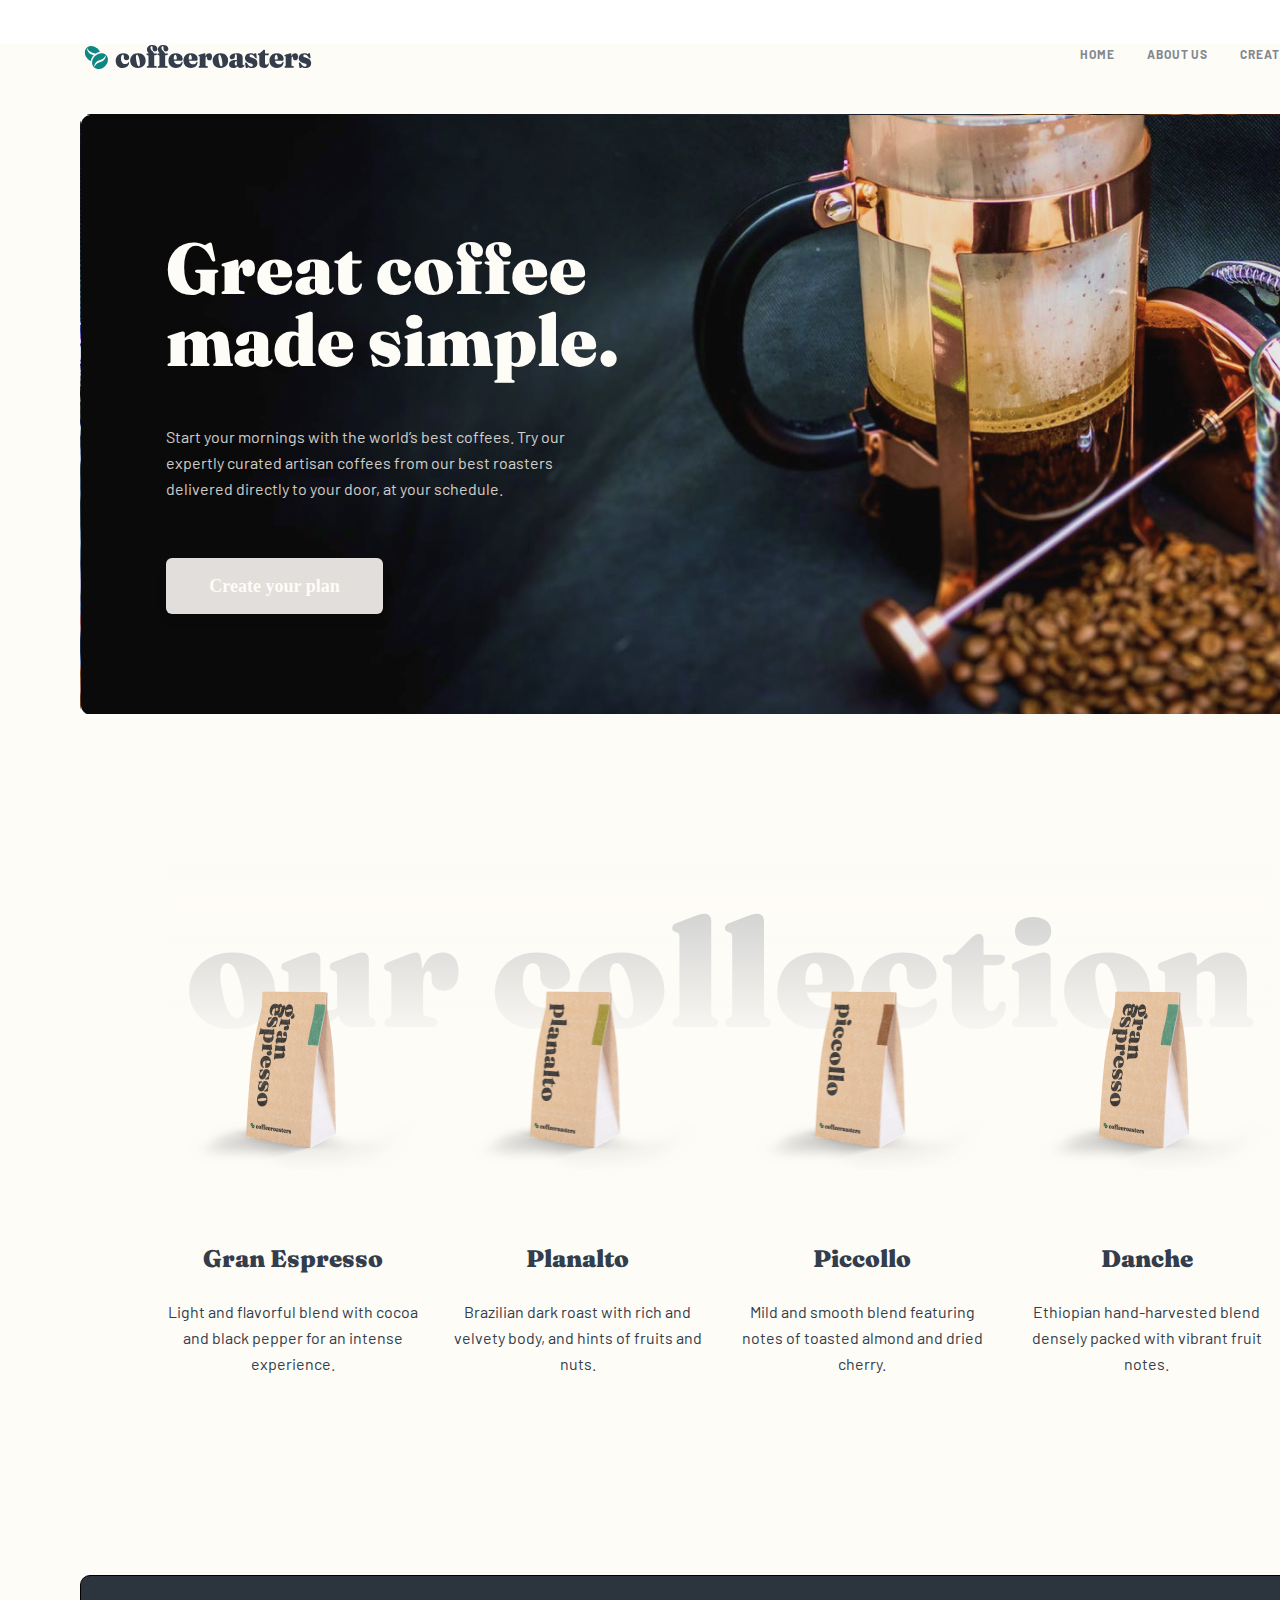
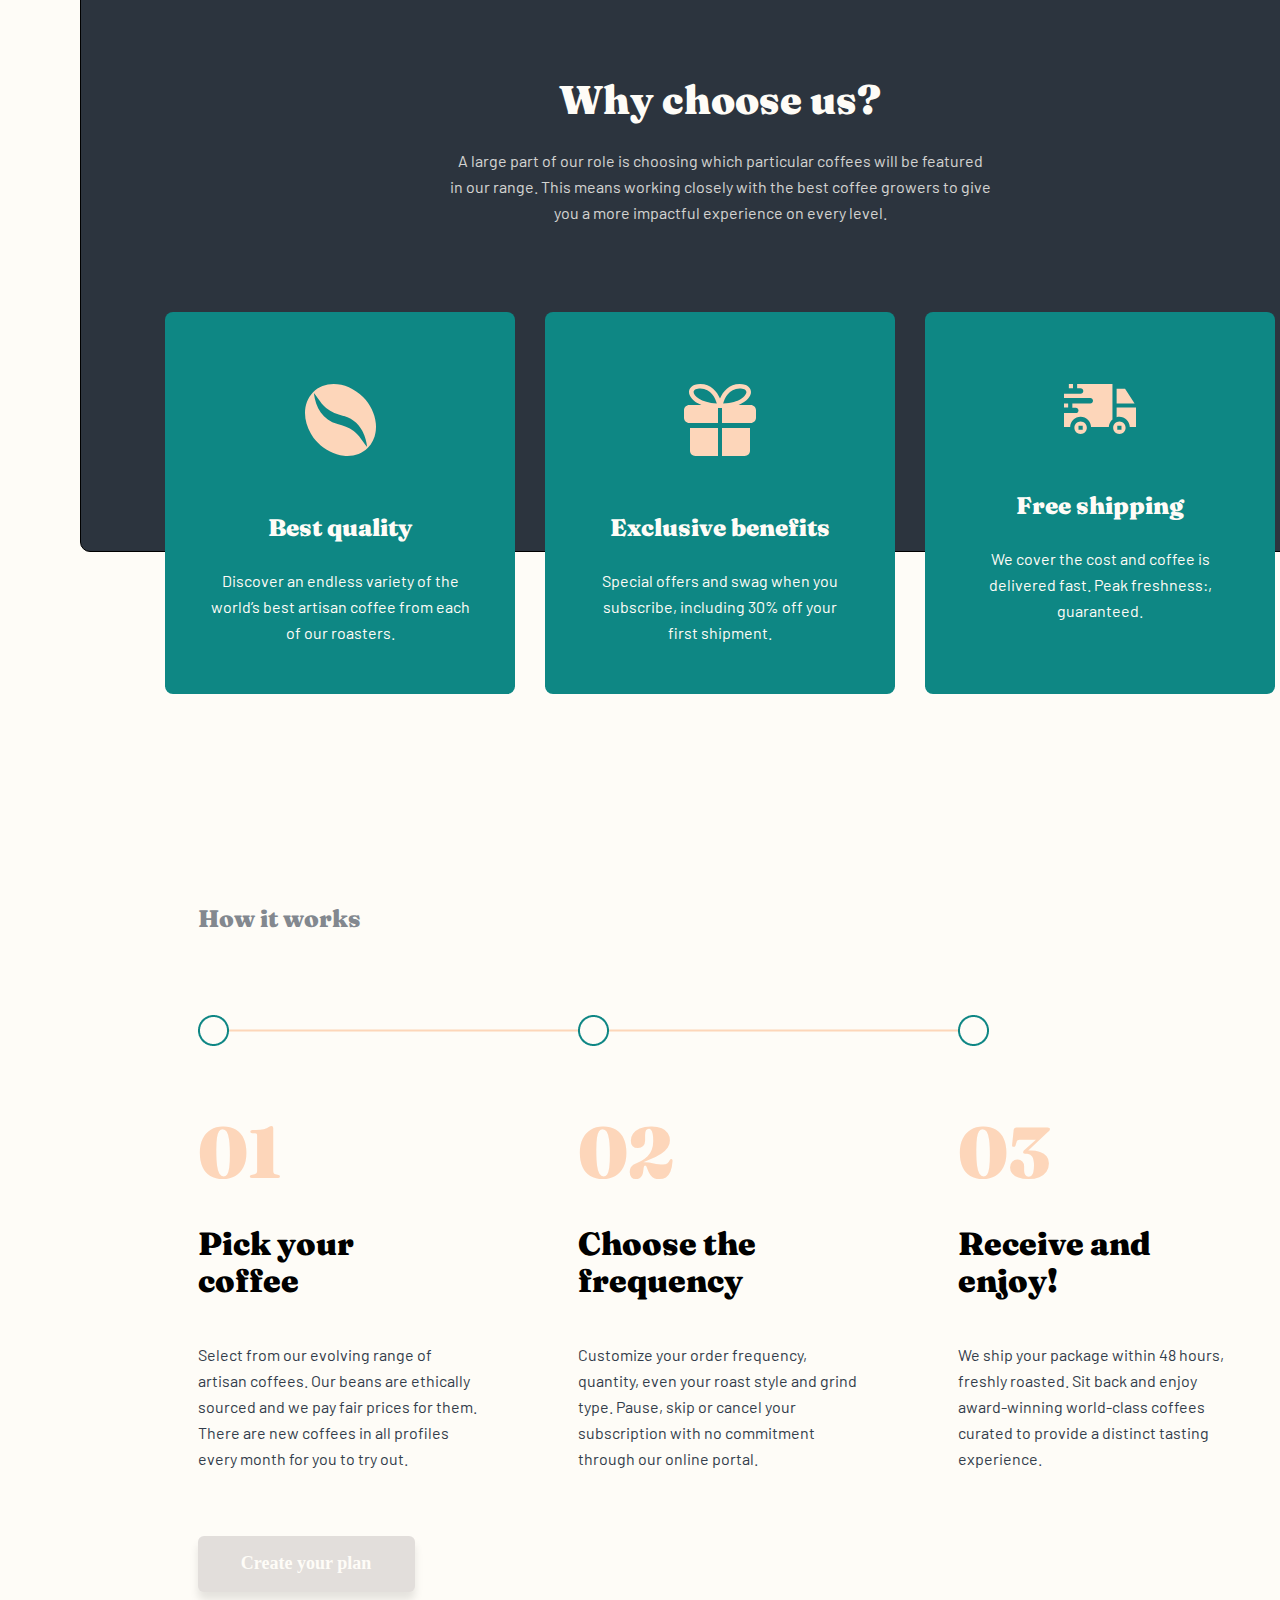
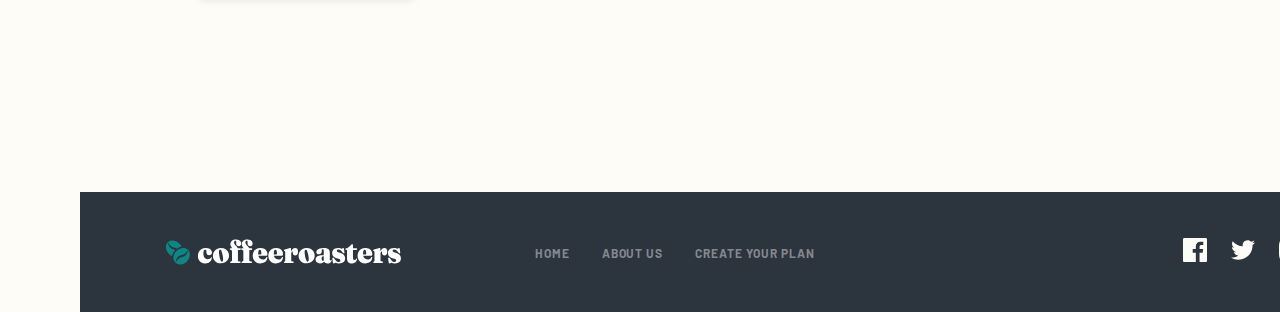
<file: index.html>
<!DOCTYPE html>
<html lang="en">
<head>
    <meta charset="UTF-8">
    <meta http-equiv="X-UA-Compatible" content="IE=edge">
    <meta name="viewport" content="width=device-width, initial-scale=1.0">
    <link rel="stylesheet" href="./css/normolize.css">
    <link rel="stylesheet" href="./css/style.css">
    <title>Coffeeroasters</title>
</head>
<body>
<div class="container">
    <header>
        <div id="header-wrapper">
            <img src="./images/logo.svg" alt="logo" class="logo" width="236" height="26">
            <nav class="nav-bar">
                <ul>
                    <li><a href="./index.html">home</a></li>
                    <li><a href="./about.html">about us</a></li>
                    <li><a href="./subscribe.html">create your plan</a></li>
                </ul>
            </nav>
        </div>
    </header>
    <main>
        <section id="hero">
            <h1>
                Great coffee <br> made simple.
            </h1>
            <p>
                Start your mornings with the world’s best coffees. Try our <br>expertly curated artisan coffees from our best roasters<br> delivered directly to your door, at your schedule.
            </p>
            <div class="button-main">
                <a href="./subscribe.html">Create your plan</a>
            </div>
        </section>
        <section id="collection">
            <img src="./images/collection.svg" alt="collection-bg-image" class="collection-bg-image">
            <ul class="collection-list">
                <li class="collection-list-item">
                    <a href="#"><img src="./images/expresso.png" alt="expresso" width="255" height="193"></a>
                    <h4>
                        Gran Espresso
                    </h4>
                    <p>
                        Light and flavorful blend with cocoa and black pepper for an intense experience.
                    </p>
                </li>
                <li class="collection-list-item">
                    <img src="./images/planalto.png" alt="planalto" width="255" height="193">
                    <h4>
                        Planalto
                    </h4>
                    <p>
                        Brazilian dark roast with rich and velvety body, and hints of fruits and nuts.
                    </p>
                </li>
                <li class="collection-list-item">
                    <img src="./images/piccollo.png" alt="piccollo" width="255" height="193">
                    <h4>
                        Piccollo
                    </h4>
                    <p>
                        Mild and smooth blend featuring notes of toasted almond and dried cherry.
                    </p>
                </li>
                <li class="collection-list-item">
                    <img src="./images/expresso.png" alt="expresso" width="255" height="193">
                    <h4>
                        Danche
                    </h4>
                    <p>
                        Ethiopian hand-harvested blend densely packed with vibrant fruit notes.
                    </p>
                </li>
            </ul>
        </section>
        <section id="advantages">
            <div class="adv-bg">
                <h3>
                    Why choose us?
                </h3>
                <p class="adv-bg-sing">
                    A large part of our role is choosing which particular coffees will be featured <br> in our range. This means working closely with the best coffee growers to give <br> you a more impactful experience on every level.
                </p>
            <ul class="adv-list">
                <li class="adv-item">
                    <img src="./images/coffee-shape.svg" alt="coffee-shape" class="adv-item-svg">
                    <h4>
                        Best quality
                    </h4>
                    <p>
                        Discover an endless variety of the<br> world’s best artisan coffee from each<br> of our roasters.
                    </p>
                </li>
                <li class="adv-item">
                    <img src="./images/gift.svg" alt="gift" class="adv-item-svg">
                    <h4>
                        Exclusive benefits
                    </h4>
                    <p>
                        Special offers and swag when you<br> subscribe, including 30% off your<br> first shipment.
                    </p>
                </li>
                <li class="adv-item">
                    <img src="./images/delivery-car.svg" alt="delivery-car" class="adv-item-svg">
                    <h4>
                        Free shipping
                    </h4>
                    <p>
                        We cover the cost and coffee is<br> delivered fast. Peak freshness:,<br> guaranteed.
                    </p>
                </li>
            </ul>
            </div>

        </section>
        <section id="work-procces">
            <h3>
                How it works
            </h3>
            <div class="work-procces-content">
                <img src="./images/sections.png" alt="sections">
                <ol class="work-procces-list">
                    <li class="work-procces-list-item">
                        <h4>
                            01
                        </h4>
                        <h5>
                            Pick your<br> coffee
                        </h5>
                        <p>
                            Select from our evolving range of artisan coffees. Our beans are ethically sourced and we pay fair prices for them. There are new coffees in all profiles every month for you to try out.
                        </p>
                    </li>
                    <li class="work-procces-list-item">
                        <h4>
                            02
                        </h4>
                        <h5>
                            Choose the<br> frequency
                        </h5>
                        <p>
                            Customize your order frequency, quantity, even your roast style and grind type. Pause, skip or cancel your subscription with no commitment through our online portal.
                        </p>
                    </li>
                    <li class="work-procces-list-item">
                        <h4>
                            03
                        </h4>
                        <h5>
                            Receive and<br> enjoy!
                        </h5>
                        <p>
                            We ship your package within 48 hours, freshly roasted. Sit back and enjoy award-winning world-class coffees curated to provide a distinct tasting experience.
                        </p>
                    </li>
                </ol>
                <div class="button-secondary">
                    <a href="./subscribe.html">Create your plan</a>
                </div>
            </div>
        </section>
    </main>
    <footer>
        <a href="#"><img src="./images/logo-dark.svg" alt="logo-dark" class="logo-dark" width="236" height="26"></a>
        <nav class="nav-bar-footer">
            <ul>
                <li><a href="./index.html">home</a></li>
                <li><a href="./about.html">about us</a></li>
                <li><a href="./subscribe.html">create your plan</a></li>
            </ul>
        </nav>
        <div class="media-icons">
            <a href="https://www.facebook.com/" target="_blank"><img src="./images/facebook.svg" alt="facebook"></a>
            <a href="https://twitter.com/" target="_blank"><img src="./images/twitter.svg" alt="twitter"></a>
            <a href="https://www.instagram.com/" target="_blank"><img src="./images/instagram.svg" alt="instagram"></a>
        </div>
    </footer>
</div>
</body>
</html>
</file>
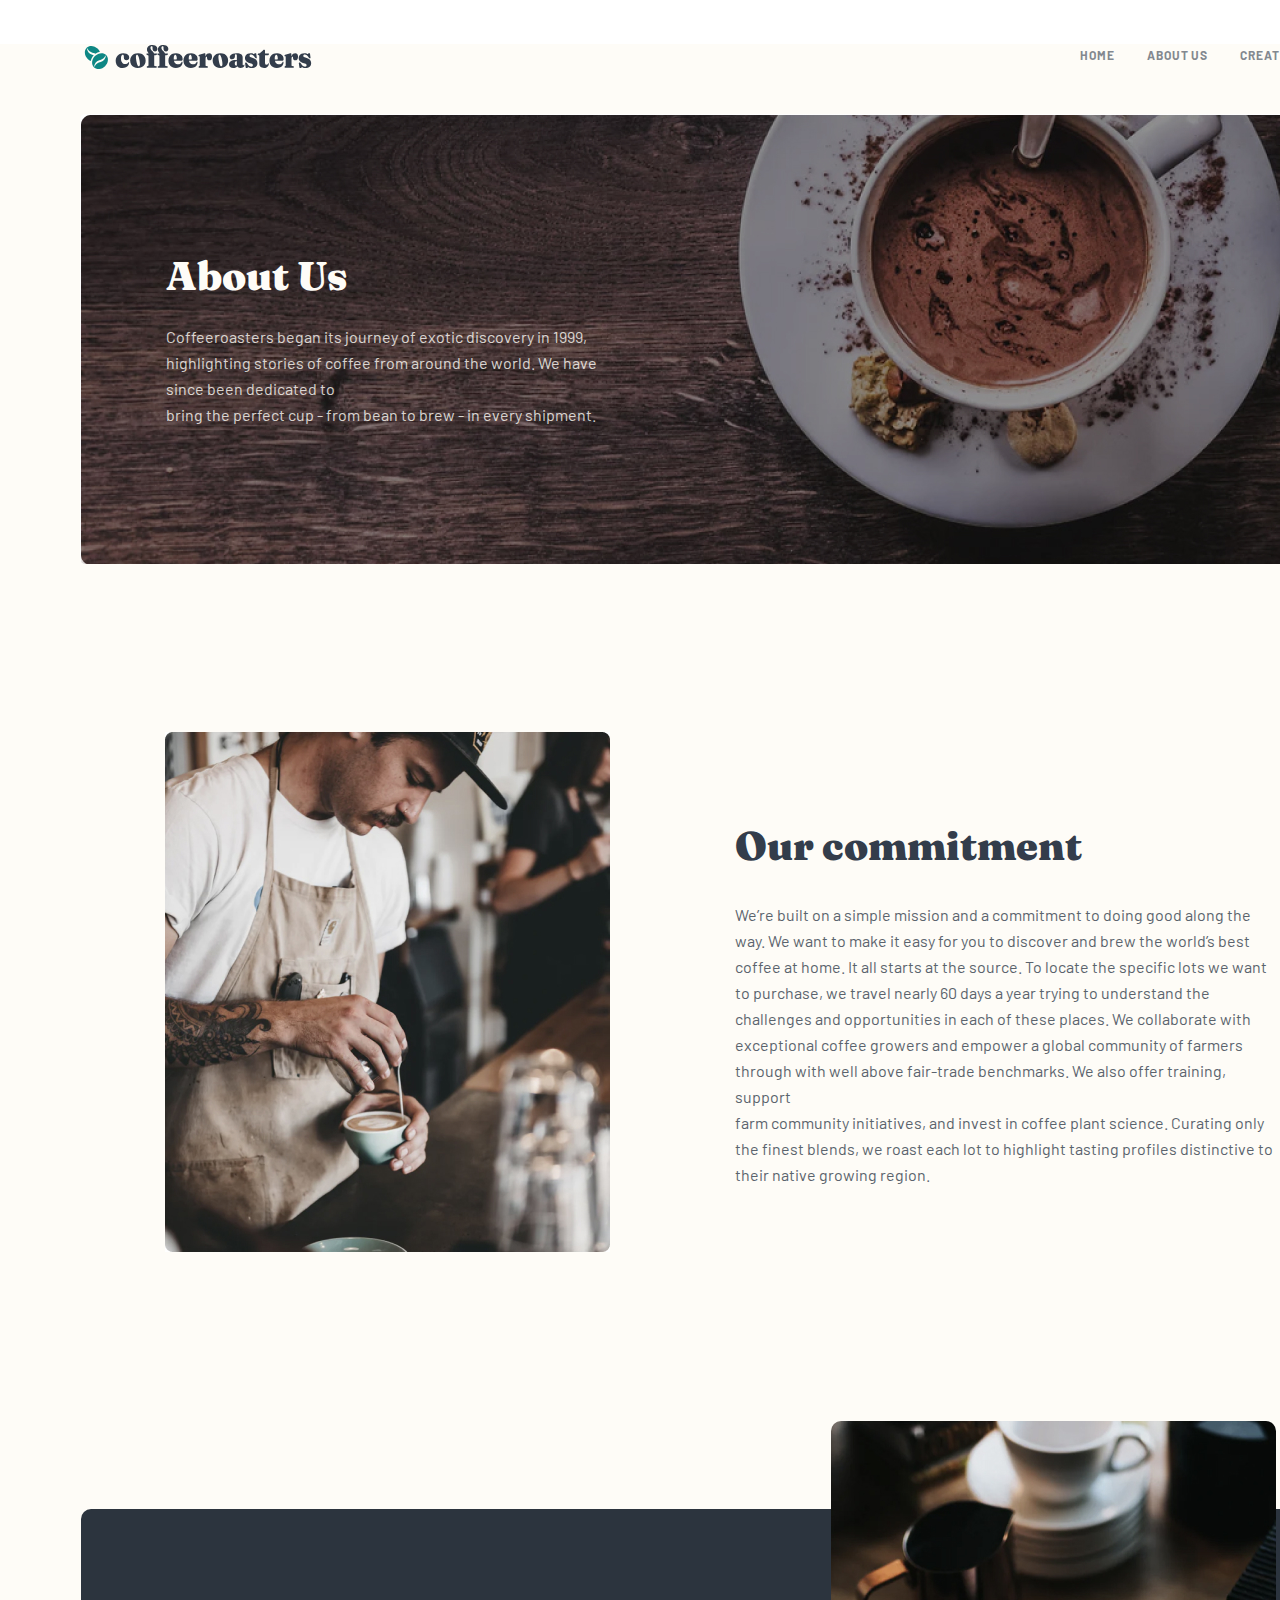
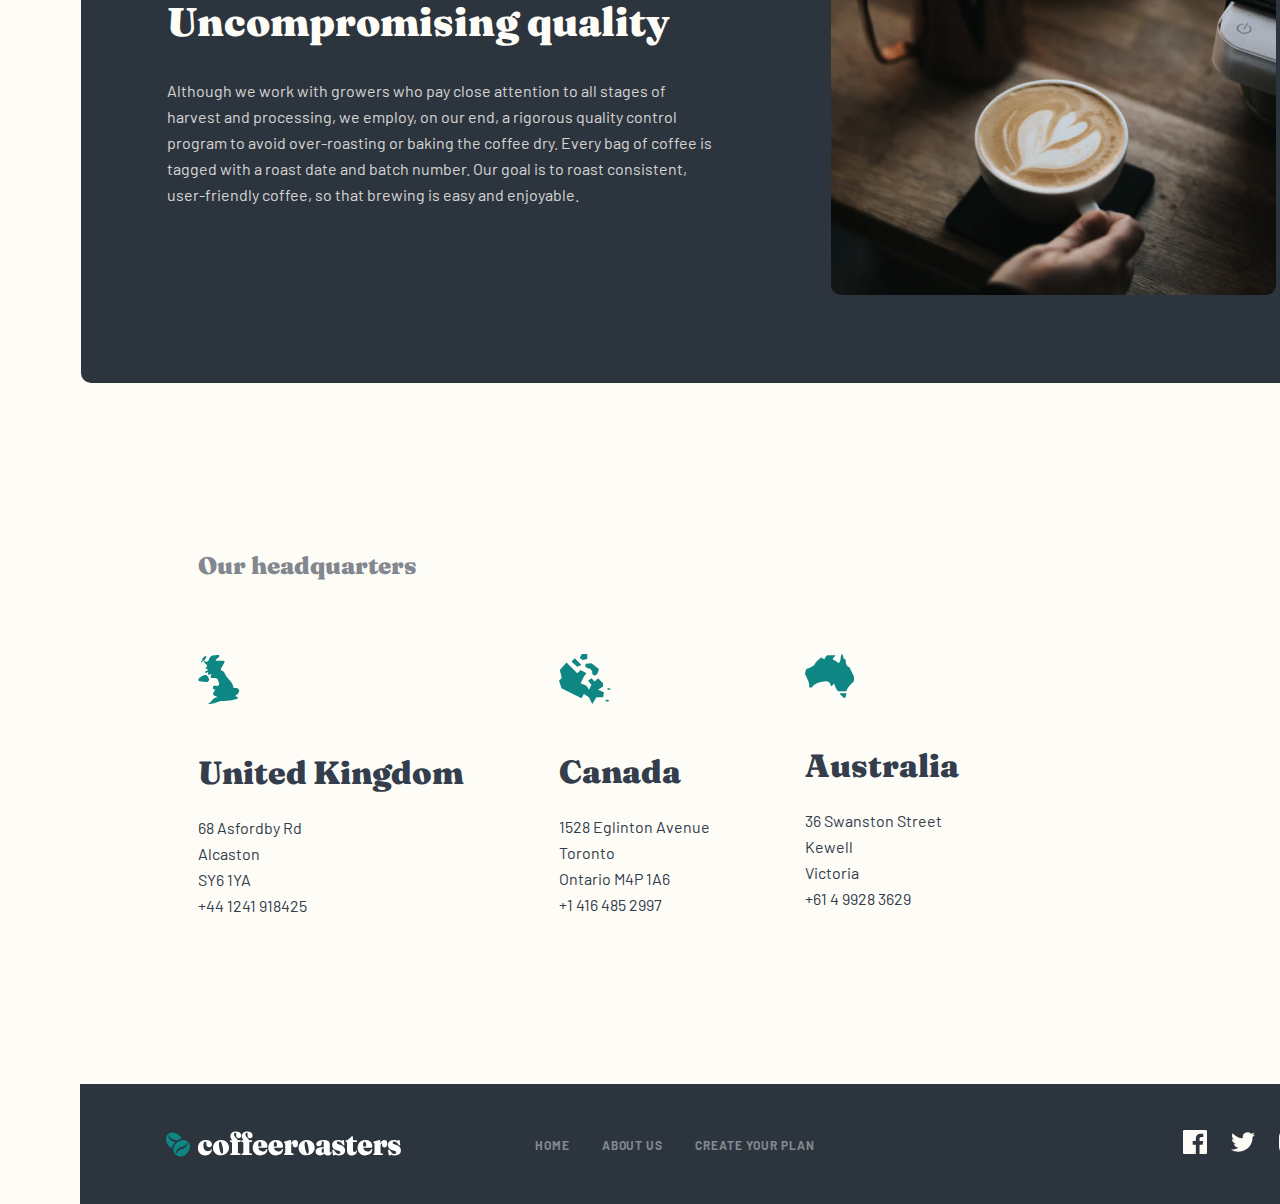
<file: about.html>
<!DOCTYPE html>
<html lang="en">
<head>
    <meta charset="UTF-8">
    <meta http-equiv="X-UA-Compatible" content="IE=edge">
    <meta name="viewport" content="width=device-width, initial-scale=1.0">
    <link rel="stylesheet" href="./css/about.css">
    <title>About us</title>
</head>
<body>
<div class="container">
    <header>
        <div id="header-wrapper">
            <img src="./images/logo.svg" alt="logo" class="logo" width="236" height="26">
            <nav class="nav-bar">
                <ul>
                    <li><a href="./index.html">home</a></li>
                    <li><a href="./about.html">about us</a></li>
                    <li><a href="./subscribe.html">create your plan</a></li>
                </ul>
            </nav>
        </div>
    </header>
    <main>
        <section id="hero">
            <h1>
                About Us
            </h1>
            <p>
                Coffeeroasters began its journey of exotic discovery in 1999,<br> highlighting stories of coffee from around the world. We have<br> since been dedicated to <br>bring the perfect cup - from bean to brew - in every shipment.
            </p>
        </section>
        <section class="commitment">
            <img src="./images/commitment.jpg" alt="commitment">
            <div class="commitment-content">
            <h2>
                Our commitment
            </h2>
            <p>
                We’re built on a simple mission and a commitment to doing good along the<br> way. We want to make it easy for you to discover and brew the world’s best<br> coffee at home. It all starts at the source. To locate the specific lots we want<br> to purchase, we travel nearly 60 days a year trying to understand the<br> challenges and opportunities in each of these places. We collaborate with<br> exceptional coffee growers and empower a global community of farmers<br> through with well above fair-trade benchmarks. We also offer training, support<br> farm community initiatives, and invest in coffee plant science. Curating only<br> the finest blends, we roast each lot to highlight tasting profiles distinctive to<br> their native growing region.
            </p>
            </div>
 
        </section>
        <section class="quality">
            <img src="./images/quality-photo.jpg" alt="quality" class="quality-img">
            <div class="quality-box">
                <h2>
                    Uncompromising quality
                </h2>
                <p>
                    Although we work with growers who pay close attention to all stages of<br> harvest and processing, we employ, on our end, a rigorous quality control<br> program to avoid over-roasting or baking the coffee dry. Every bag of coffee is<br> tagged with a roast date and batch number. Our goal is to roast consistent,<br> user-friendly coffee, so that brewing is easy and enjoyable.
                </p>
            </div>
        </section>
        <section class="headquaters">
            <h3>
                Our headquarters
            </h3>
            <ul class="headquaters-list">
                <li>
                    <img src="./images/United Kingdom.svg" alt="United Kingdom">
                    <h4>
                        United Kingdom
                    </h4>
                    <p>
                        68  Asfordby Rd<br>
                        Alcaston<br>
                        SY6 1YA<br>
                        +44 1241 918425<br>
                    </p>
                </li>
                <li>
                    <img src="./images/Canada.svg" alt="Canada">
                    <h4>
                        Canada
                    </h4>
                    <p>
                        1528  Eglinton Avenue<br>
                        Toronto<br>
                        Ontario M4P 1A6<br>
                        +1 416 485 2997<br>
                    </p>
                </li>
                <li>
                    <img src="./images/Australia.svg" alt="Australia">
                    <h4>
                        Australia
                    </h4>
                    <p>
                        36 Swanston Street<br>
                        Kewell<br>
                        Victoria<br>
                        +61 4 9928 3629<br>
                    </p>
                </li>
            </ul>
        </section>
    </main>
    <footer>
        <a href="#"><img src="./images/logo-dark.svg" alt="logo-dark" class="logo-dark" width="236" height="26"></a>
        <nav class="nav-bar-footer">
            <ul>
                <li><a href="./index.html">home</a></li>
                <li><a href="./about.html">about us</a></li>
                <li><a href="./subscribe.html">create your plan</a></li>
            </ul>
        </nav>
        <div class="media-icons">
            <a href="https://www.facebook.com/" target="_blank"><img src="./images/facebook.svg" alt="facebook"></a>
            <a href="https://twitter.com/" target="_blank"><img src="./images/twitter.svg" alt="twitter"></a>
            <a href="https://www.instagram.com/" target="_blank"><img src="./images/instagram.svg" alt="instagram"></a>
        </div>
    </footer>
</div>
</body>
</html>
</file>
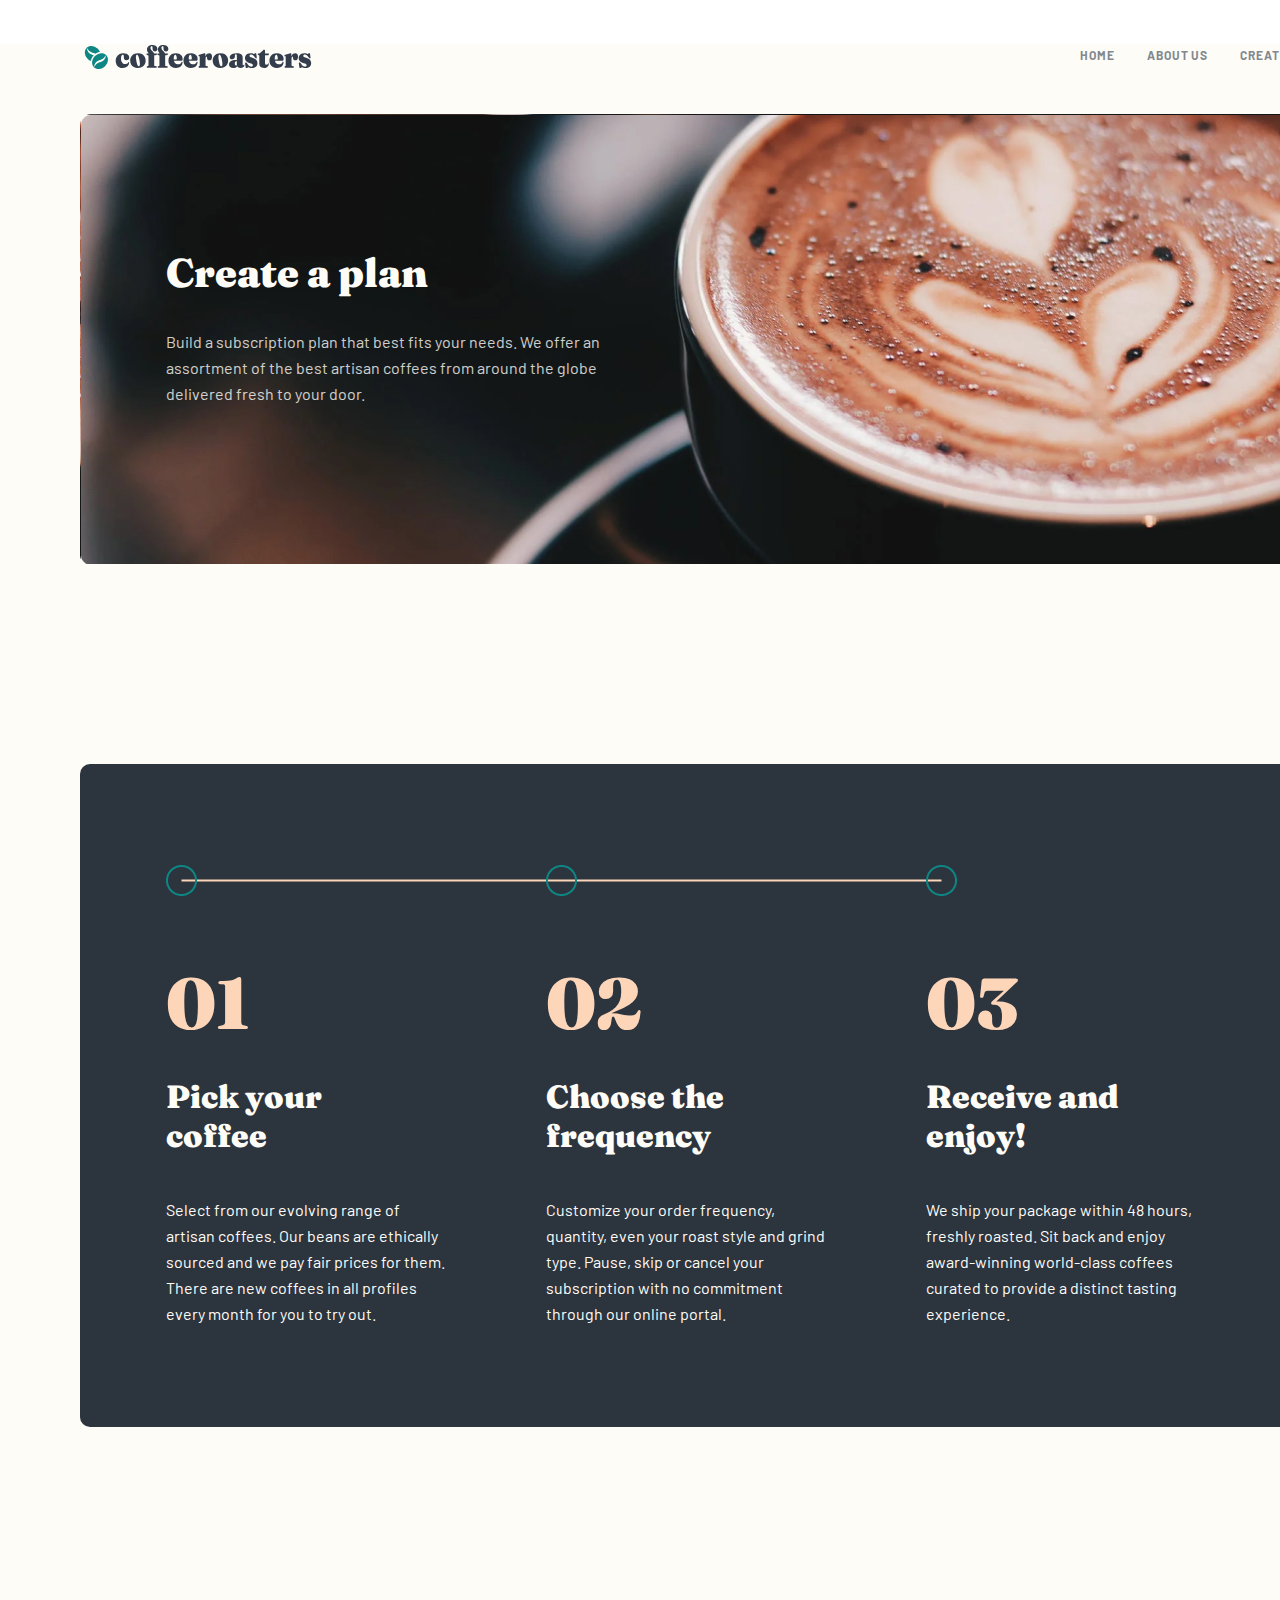
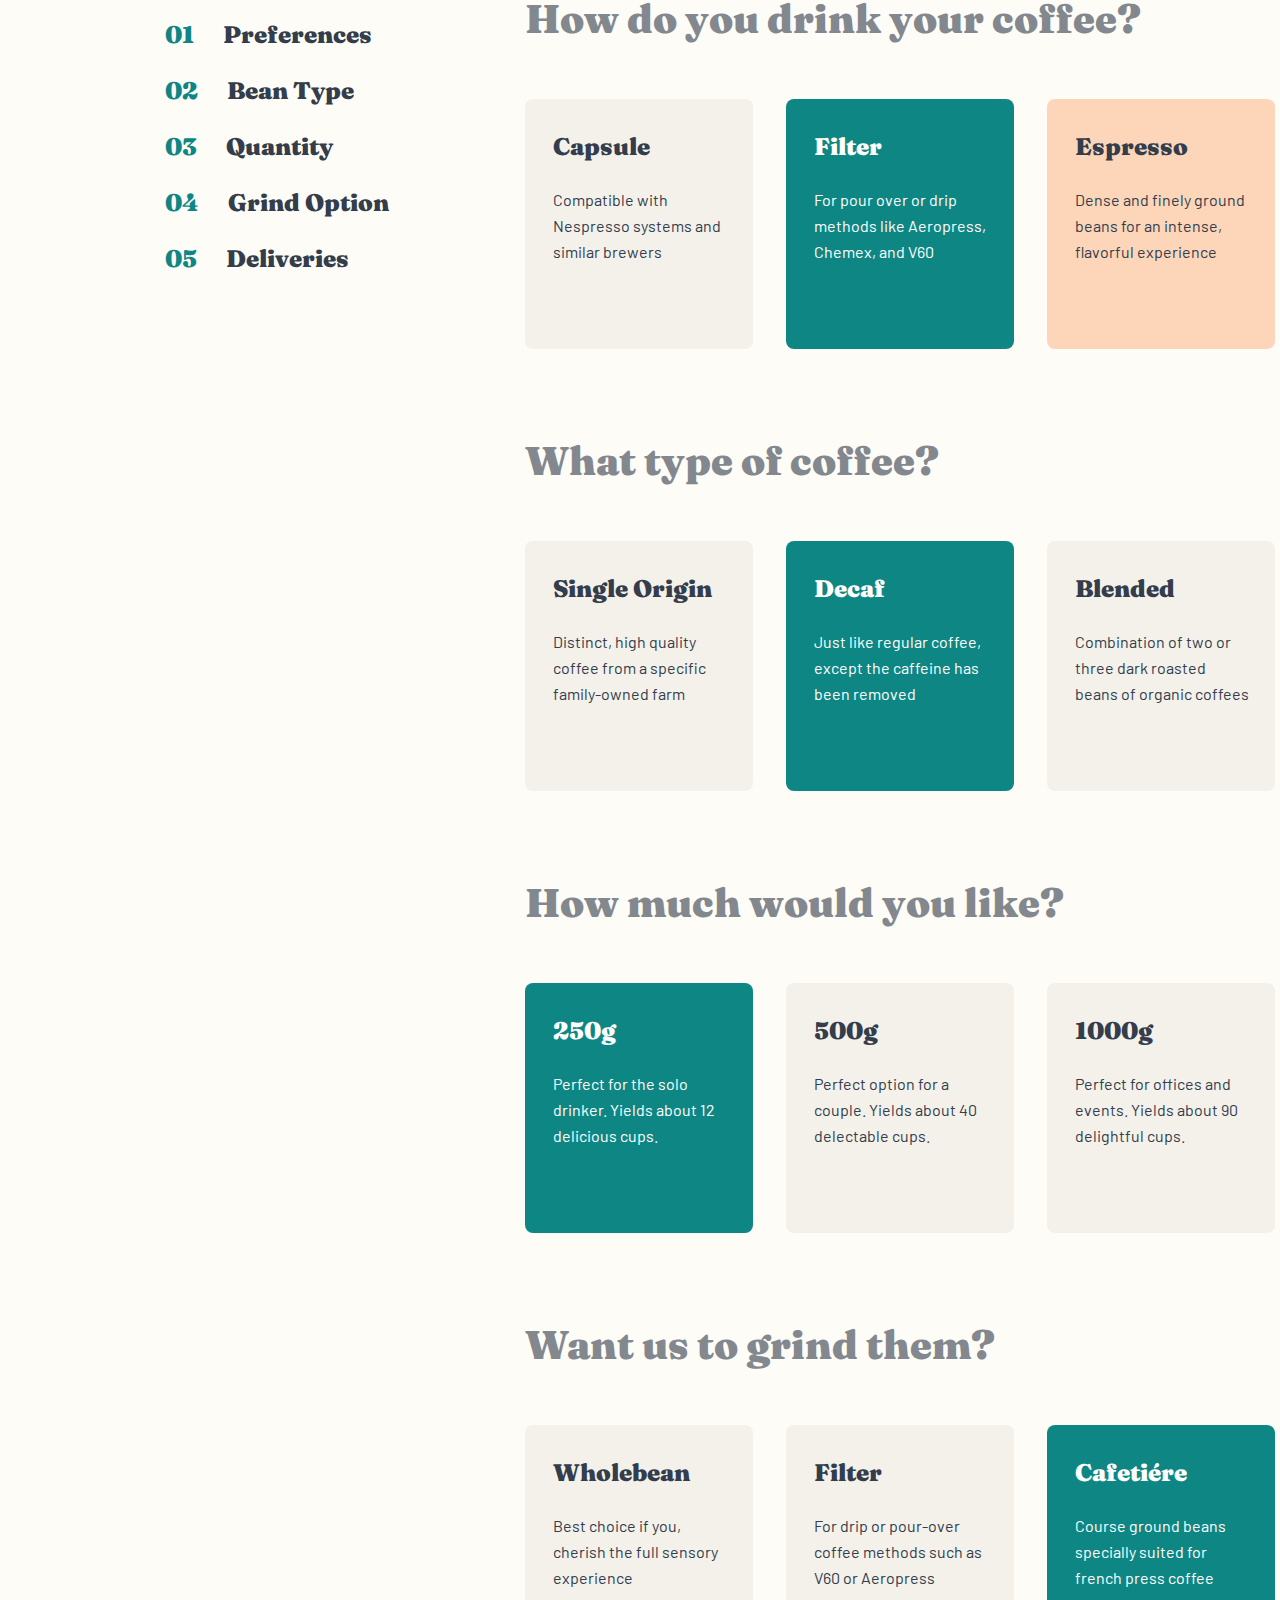
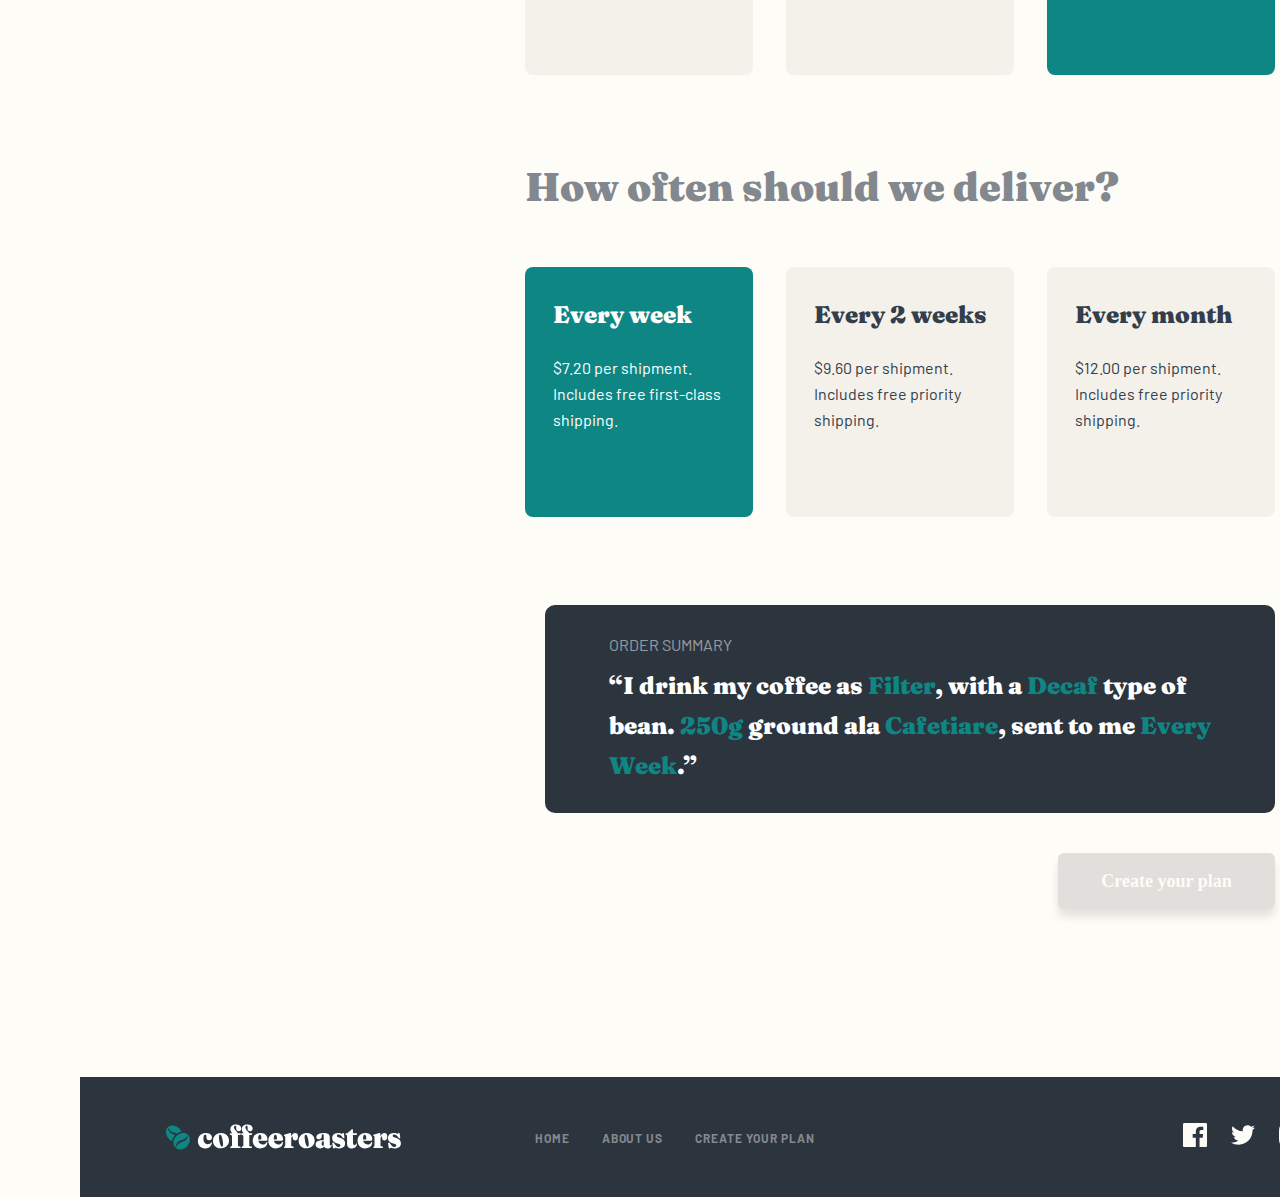
<file: subscribe.html>
<!DOCTYPE html>
<html lang="en">
<head>
    <meta charset="UTF-8">
    <meta http-equiv="X-UA-Compatible" content="IE=edge">
    <meta name="viewport" content="width=device-width, initial-scale=1.0">
    <link rel="stylesheet" href="https://cdnjs.cloudflare.com/ajax/libs/font-awesome/6.1.1/css/all.min.css" integrity="sha512-KfkfwYDsLkIlwQp6LFnl8zNdLGxu9YAA1QvwINks4PhcElQSvqcyVLLD9aMhXd13uQjoXtEKNosOWaZqXgel0g==" crossorigin="anonymous" referrerpolicy="no-referrer" />
    <link rel="stylesheet" href="./css/subscribe.css">
    <title>Create your plan</title>
</head>
<body>
<div class="container">
    <header>
        <div id="header-wrapper">
            <img src="./images/logo.svg" alt="logo" class="logo" width="236" height="26">
            <nav class="nav-bar">
                <ul>
                    <li><a href="./index.html">home</a></li>
                    <li><a href="./about.html">about us</a></li>
                    <li><a href="./subscribe.html">create your plan</a></li>
                </ul>
            </nav>
        </div>
    </header>
    <main>
        <section id="hero">
            <h1>
                Create a plan
            </h1>
            <p>
                Build a subscription plan that best fits your needs. We offer an<br> assortment of the best artisan coffees from around the globe<br> delivered fresh to your door.
            </p>
        </section>
        <section id="work-procces">
            <div class="work-procces-content">
                <img src="./images/work-element.png" alt="sections">
                <ol class="work-procces-list">
                    <li class="work-procces-list-item">
                        <h4>
                            01
                        </h4>
                        <h5>
                            Pick your<br> coffee
                        </h5>
                        <p>
                            Select from our evolving range of artisan coffees. Our beans are ethically sourced and we pay fair prices for them. There are new coffees in all profiles every month for you to try out.
                        </p>
                    </li>
                    <li class="work-procces-list-item">
                        <h4>
                            02
                        </h4>
                        <h5>
                            Choose the<br> frequency
                        </h5>
                        <p>
                            Customize your order frequency, quantity, even your roast style and grind type. Pause, skip or cancel your subscription with no commitment through our online portal.
                        </p>
                    </li>
                    <li class="work-procces-list-item">
                        <h4>
                            03
                        </h4>
                        <h5>
                            Receive and<br> enjoy!
                        </h5>
                        <p>
                            We ship your package within 48 hours, freshly roasted. Sit back and enjoy award-winning world-class coffees curated to provide a distinct tasting experience.
                        </p>
                    </li>
                </ol>
            </div>
        </section>
        <section id="preferences">
            <ol class="preferences-list-first">
                <li class="preferences-list-first-item">
                    <p class="preferences-title">
                        01
                    </p>
                    <a href="#first-list-title" class="preferences-text"> 
                        Preferences
                    </a>
                </li>

                <li class="preferences-list-first-item">
                    <p class="preferences-title">
                        02
                    </p>
                    <a href="" class="preferences-text"> 
                        Bean Type
                    </a>
                </li>

                <li class="preferences-list-first-item">
                    <p class="preferences-title">
                        03
                    </p>
                    <a href="" class="preferences-text"> 
                        Quantity
                    </a>
                </li>

                <li class="preferences-list-first-item">
                    <p class="preferences-title">
                        04
                    </p>
                    <a href="" class="preferences-text"> 
                        Grind Option
                    </a>
                </li>

                <li class="preferences-list-first-item">
                    <p class="preferences-title">
                        05
                    </p>
                    <a href="" class="preferences-text"> 
                        Deliveries  
                    </a>
                </li>

            </ol>
            <div class="preferences-list-wrapper">
<!-- first-list -->
                <div id="list-title">
                <h3>
                    How do you drink your coffee?
                </h3>
                <span><i class="fa-solid fa-angle-down"></i></span>
                </div>
                <ul class="first-list-item-wrapper">
                    <li class="first-list-item">
                        <h4>
                            Capsule
                        </h4>
                        <p>
                            Compatible with<br> Nespresso systems and<br> similar brewers
                        </p>
                    </li>
                    <li class="first-list-item">
                        <h4>
                            Filter
                        </h4>
                        <p>
                            For pour over or drip<br> methods like Aeropress, <br>Chemex, and V60
                        </p>
                    </li>
                    <li class="first-list-item">
                        <h4>
                            Espresso
                        </h4>
                        <p>
                            Dense and finely ground<br> beans for an intense,<br> flavorful experience  
                        </p>
                    </li>
                </ul>
<!-- second-list -->
                <div id="list-title">
                <h3>
                    What type of coffee?
                </h3>
                <span><i class="fa-solid fa-angle-down"></i></span>
                </div>
                <ul class="first-list-item-wrapper">
                        <li class="second-list-item">
                            <h4>
                                Single Origin
                            </h4>
                            <p>
                                Distinct, high quality<br> coffee from a specific<br> family-owned farm
                            </p>
                        </li>
                        <li class="second-list-item">
                            <h4>
                                Decaf
                            </h4>
                            <p>
                                Just like regular coffee,<br> except the caffeine has<br> been removed
                            </p>
                        </li>
                        <li class="second-list-item">
                            <h4>
                                Blended
                            </h4>
                            <p>
                                Combination of two or<br> three dark roasted<br> beans of organic coffees
                            </p>
                        </li>
                </ul>
<!-- third-list -->
                <div id="list-title">
                <h3>
                    How much would you like?
                </h3>
                <span><i class="fa-solid fa-angle-down"></i></span>
                </div>
                <ol class="first-list-item-wrapper">
                        <li class="third-list-item">
                            <h4>
                                250g
                            </h4>
                            <p>
                                Perfect for the solo<br> drinker. Yields about 12<br> delicious cups.
                            </p>
                        </li>
                        <li class="third-list-item">
                            <h4>
                                500g
                            </h4>
                            <p>
                                Perfect option for a<br> couple. Yields about 40 <br>delectable cups.   
                            </p>
                        </li>
                        <li class="third-list-item">
                            <h4>
                                1000g
                            </h4>
                            <p>
                                Perfect for offices and<br> events. Yields about 90 <br>delightful cups.
                            </p>
                        </li>
                </ol>
<!-- fourth-list-->
                <div id="list-title">
                <h3>
                    Want us to grind them?
                </h3>
                <span><i class="fa-solid fa-angle-down"></i></span>
                </div>
                <ul class="first-list-item-wrapper">
                        <li class="fourth-list-item">
                            <h4>
                                Wholebean
                            </h4>
                            <p>
                                Best choice if you,<br> cherish the full sensory<br> experience
                            </p>
                        </li>
                        <li class="fourth-list-item">
                            <h4>
                                Filter
                            </h4>
                            <p>
                                For drip or pour-over<br> coffee methods such as<br> V60 or Aeropress
                            </p>
                        </li>
                        <li class="fourth-list-item">
                            <h4>
                                Cafetiére
                            </h4>
                            <p>
                                Course ground beans<br> specially suited for<br> french press coffee
                            </p>
                        </li>
                </ul>
<!-- fifth-list -->
                <div id="list-title">
                <h3>
                    How often should we deliver?
                </h3>
                <span><i class="fa-solid fa-angle-down"></i></span>
                </div>
                <ul class="first-list-item-wrapper">
                        <li class="fifth-list-item">
                            <h4>
                                Every week
                            </h4>
                            <p>
                                $7.20 per shipment.<br> Includes free first-class <br>shipping.
                            </p>
                        </li>
                        <li class="fifth-list-item">
                            <h4>
                                Every 2 weeks
                            </h4>
                            <p>
                                $9.60 per shipment.<br> Includes free priority<br> shipping.
                            </p>
                        </li>
                        <li class="fifth-list-item">
                            <h4>
                                Every month
                            </h4>
                            <p>
                                $12.00 per shipment.<br> Includes free priority <br>shipping. 
                            </p>
                        </li>
                </ul>
            </div>
        </section>
        <section id="order">
            <h6 class="summary-title">
                order summary
            </h6>
            <p class="summary-text">
                “I drink my coffee as <span>Filter</span>, with a <span>Decaf</span> type of bean. <span>250g</span> ground ala <span>Cafetiare</span>, sent to me <span>Every Week</span>.”
            </p>
        </section>
        <div class="button-main">
            <a href="#">Create your plan</a>
        </div>
    </main>
    <footer>
        <a href="#"><img src="./images/logo-dark.svg" alt="logo-dark" class="logo-dark" width="236" height="26"></a>
        <nav class="nav-bar-footer">
            <ul>
                <li><a href="./index.html">home</a></li>
                <li><a href="./about.html">about us</a></li>
                <li><a href="./subscribe.html">create your plan</a></li>
            </ul>
        </nav>
        <div class="media-icons">
            <a href="https://www.facebook.com/" target="_blank"><img src="./images/facebook.svg" alt="facebook"></a>
            <a href="https://twitter.com/" target="_blank"><img src="./images/twitter.svg" alt="twitter"></a>
            <a href="https://www.instagram.com/" target="_blank"><img src="./images/instagram.svg" alt="instagram"></a>
        </div>
    </footer>
</div>

</body>
</html>
</file>
<file: css/style.css>
@import url('https://fonts.googleapis.com/css2?family=Barlow:wght@400;700&family=Fraunces:opsz,wght@9..144,900&display=swap');
*{
    box-sizing: border-box;
    margin: 0;
    padding: 0;
    -moz-user-select: -moz-none;
   -khtml-user-select: none;
   -webkit-user-select: none;
   -ms-user-select: none;
   user-select: none;
   scroll-behavior: smooth;
}
body{
    font-family: 'Barlow', sans-serif;
    font-family: 'Fraunces', serif;
}
.container{
    width: 1440px;
    margin: 0 auto;
    background-color: #FEFCF7;
}
#header-wrapper{
    width: 1280px;
    margin: 0 auto;
    margin-top: 44px;
    display: flex;
    flex-direction: row;
    justify-content: space-between;
}
.nav-bar ul{
    display: flex;
    flex-direction: row;
}
.nav-bar li{
    list-style: none;
    margin-left: 32px;
}
.nav-bar a{
    text-decoration: none;
    font-family: 'Barlow';
    font-style: normal;
    font-weight: 700;
    font-size: 12px;
    line-height: 15px;
    letter-spacing: 0.923077px;
    text-transform: uppercase;
    color: #83888F;
}
.nav-bar a:hover{
    font-family: 'Barlow';
    font-style: normal;
    font-weight: 700;
    font-size: 12px;
    line-height: 15px;
    letter-spacing: 0.923077px;
    text-transform: uppercase;
    color: #333D4B;
    border-bottom: 3px solid #0E8784;
}
/* main */
#hero{
    width: 1280px;
    height: 600px;
    border: 1px solid transparent;
    margin: 0 auto;
    margin-top: 44px;
    background-image: url(../images/bg-image-hero.jpg);
}
h1{
    font-family: 'Fraunces 9pt';
    font-style: normal;
    font-weight: 900;
    font-size: 72px;
    line-height: 72px;
    color: #FEFCF7;
    font-family: 'Fraunces', serif;
    margin-top: 117px;
    margin-left: 85px;
}
#hero p{
    font-family: 'Barlow';
    font-style: normal;
    font-weight: 400;
    font-size: 16px;
    line-height: 26px;
    color: #FEFCF7;
    mix-blend-mode: normal;
    opacity: 0.8;
    margin-top: 32px;
    margin-left: 85px;
}
.button-main{
    width: 217px;
    height: 56px;
    background: #E2DEDB;
    border-radius: 6px;
    display: flex;
    align-items: center;
    justify-content: center;
    margin-top: 56px;
    margin-left: 85px;
    box-shadow: 0px 8px 8px rgba(0, 0, 0, 0.1);
}
.button-main:hover{
    background: #66D2CF;
    border-radius: 6px;
    box-shadow: 0px 12px 21px rgba(0, 0, 0, 0.1);
}
.button-main:active{
    background: #0E8784;
    border-radius: 6px;
    box-shadow: 0px 4px 4px rgba(0, 0, 0, 0.2);
}
.button-main a{
    text-decoration: none;
    font-family: 'Fraunces 9pt';
    font-style: normal;
    font-weight: 900;
    font-size: 18px;
    line-height: 25px;
    color: #FEFCF7;
}
/* collection */
#collection{
    width: 1111px;
    height: 525px;
    border: 1px solid transparent;
    margin: 0 auto;
    margin-top: 136px;
}
.collection-bg-image{ 
    position: absolute;
}
.collection-list{
    position: relative;
    display: flex;
    margin-top: 125px;
    justify-content: space-between;
}
.collection-list-item{
    width: 255px;
    list-style: none;
}
.collection-list-item h4{
    font-family: 'Fraunces', serif;
    font-style: normal;
    font-weight: 900;
    font-size: 24px;
    line-height: 32px;  
    text-align: center;
    color: #333D4B;
    margin-top: 71px;
}
.collection-list-item p{
    font-family: 'Barlow';
    font-style: normal;
    font-weight: 400;
    font-size: 16px;
    line-height: 26px;
    text-align: center;
    margin-top: 24px;
    color: #333D4B;
}
/* advantages */
#advantages{
    width: 1280px;
    height: 728px;
    margin: 0 auto;
    margin-top: 200px;
}
.adv-bg{
    width: 1280px;
    height: 577px;
    background-color: #2C343E;
    border-radius: 10px;
    border: 1px solid;
}
.adv-bg h3{
    font-family: 'Fraunces', serif;
    font-style: normal;
    font-weight: 900;
    font-size: 40px;
    line-height: 48px;
    color: #FEFCF7;
    text-align: center;
    margin-top: 100px;
}
.adv-bg-sing{
    font-family: 'Barlow';
    font-style: normal;
    font-weight: 400;
    font-size: 16px;
    line-height: 26px;
    text-align: center;
    color: #FEFCF7;
    mix-blend-mode: normal;
    opacity: 0.8;
    margin-top: 32px;
}
.adv-list{
    width: 1110px;
    display: flex;
    justify-content: space-between;
    margin: 0 auto;
}
.adv-item{
    width: 350px;
    height: 382px;
    background: #0E8784;
    border-radius: 8px;
    list-style: none;
    margin-top: 86px;
    align-items: center;
}
.adv-item h4{
    font-family: 'Fraunces 9pt';
    font-style: normal;
    font-weight: 900;
    font-size: 24px;
    line-height: 32px;
    text-align: center;
    color: #FEFCF7;
    font-family: 'Fraunces', serif;
    margin-top: 56px;
}
.adv-bg img{
    display: block;
    margin-left: auto;
    margin-right: auto;
    margin-top: 72px;
}
.adv-bg p{
    font-family: 'Barlow';
    font-style: normal;
    font-weight: 400;
    font-size: 16px;
    line-height: 26px;
    text-align: center;
    color: #FEFCF7;
    margin-top: 24px;
} 
.adv-item:hover{
    background: #FDD6BA;
    border-radius: 8px;
    color: #2C343E;
}
.adv-item:active{
    background: #0E8784;
    border-radius: 8px;
    color: #2C343E;
}
.adv-item h4:hover{
    color: #2C343E;
}
.adv-item p:hover{
    color: #2C343E;
}
#work-procces{
    width: 1045px;
    margin: 0 auto;
    margin-top: 200px;
}
#work-procces h3{
    font-family: 'Fraunces', serif;
    font-style: normal;
    font-weight: 900;
    font-size: 24px;
    line-height: 32px;
    color: #83888F;
}
.work-procces-content{
    margin-top: 80px;
}
.work-procces-list{
    display: flex;
    margin-top: 67px;
    justify-content: space-between;
}
.work-procces-list-item{
    list-style: none;
    width: 285px;
}
.work-procces-list-item h4{
    font-family: 'Fraunces', serif;
    font-style: normal;
    font-weight: 900;
    font-size: 72px;
    color: #FDD6BA;
    line-height: 72px;
}
.work-procces-list-item h5{
    font-family: 'Fraunces', serif;
    font-style: normal;
    font-weight: 900;
    font-size: 32px;
    margin-top: 38px;
}
.work-procces-list-item p{
    font-family: 'Barlow';
    font-style: normal;
    font-weight: 400;
    font-size: 16px;
    color: #333D4B;
    line-height: 26px;
    margin-top: 42px;
}
.button-secondary{
    width: 217px;
    height: 56px;
    background: #E2DEDB;
    border-radius: 6px;
    display: flex;
    align-items: center;
    justify-content: center;
    margin-top: 64px;
    box-shadow: 0px 8px 8px rgba(0, 0, 0, 0.1);
}
.button-secondary:hover{
    background: #66D2CF;
    border-radius: 6px;
    box-shadow: 0px 12px 21px rgba(0, 0, 0, 0.1);
}
.button-secondary:active{
    background: #0E8784;
    border-radius: 6px;
    box-shadow: 0px 4px 4px rgba(0, 0, 0, 0.2);
}
.button-secondary a{
    text-decoration: none;
    font-family: 'Fraunces 9pt';
    font-style: normal;
    font-weight: 900;
    font-size: 18px;
    line-height: 25px;
    color: #FEFCF7;
}
/* footer */
footer{
    width: 1280px;
    height: 120px;
    background: #2C343E;
    margin: 0 auto;
    margin-top: 200px;
    display: flex;
    flex-direction: row;
}
.logo-dark{
    margin-top: 47px;
    margin-left: 85px;
}
.nav-bar-footer{
    display: flex;
    align-items: center;
    margin-left: 102px;
}
.nav-bar-footer ul{
    display: flex;
    flex-direction: row;
}
.nav-bar-footer li{
    list-style: none;
    margin-left: 32px;
}
.nav-bar-footer a{
    text-decoration: none;
    font-family: 'Barlow';
    font-style: normal;
    font-weight: 700;
    font-size: 12px;
    line-height: 15px;
    letter-spacing: 0.923077px;
    text-transform: uppercase;
    color: #83888F;
}
.nav-bar-footer a:hover{
    font-family: 'Barlow';
    font-style: normal;
    font-weight: 700;
    font-size: 12px;
    line-height: 15px;
    letter-spacing: 0.923077px;
    text-transform: uppercase;
    color: #fff;
    border-bottom: 3px solid #0E8784;
}
.media-icons{
    width: 120px;
    display: flex;
    justify-content: space-between;
    align-items: center;
    margin-left: 368px;
}
</file>
<file: css/about.css>
@import url('https://fonts.googleapis.com/css2?family=Barlow:wght@400;700&family=Fraunces:opsz,wght@9..144,900&display=swap');
*{
    box-sizing: border-box;
    margin: 0;
    padding: 0;
    -moz-user-select: -moz-none;
   -khtml-user-select: none;
   -webkit-user-select: none;
   -ms-user-select: none;
   user-select: none;
   scroll-behavior: smooth;
}
body{
    font-family: 'Barlow', sans-serif;
    font-family: 'Fraunces', serif;
}
.container{
    width: 1440px;
    margin: 0 auto;
    background-color: #FEFCF7;
}
#header-wrapper{
    width: 1280px;
    margin: 0 auto;
    margin-top: 44px;
    display: flex;
    flex-direction: row;
    justify-content: space-between;
}
.nav-bar ul{
    display: flex;
    flex-direction: row;
}
.nav-bar li{
    list-style: none;
    margin-left: 32px;
}
.nav-bar a{
    text-decoration: none;
    font-family: 'Barlow';
    font-style: normal;
    font-weight: 700;
    font-size: 12px;
    line-height: 15px;
    letter-spacing: 0.923077px;
    text-transform: uppercase;
    color: #83888F;
}
.nav-bar a:hover{
    font-family: 'Barlow';
    font-style: normal;
    font-weight: 700;
    font-size: 12px;
    line-height: 15px;
    letter-spacing: 0.923077px;
    text-transform: uppercase;
    color: #333D4B;
    border-bottom: 3px solid #0E8784;
}
/* hero */
#hero{
    width: 1280px;
    height: 450px;
    border: 1px solid transparent;
    border-radius: 5px;
    margin: 0 auto;
    margin-top: 44px;
    background-image: url(../images/about-bg-img.jpg);
}
h1{
    font-family: 'Fraunces', serif;
    font-style: normal;
    font-weight: 900;
    font-size: 40px;
    line-height: 48px;
    color: #FEFCF7;
    margin-top: 137px;
    margin-left: 85px;
}
#hero p{
    font-family: 'Barlow';
    font-style: normal;
    font-weight: 400;
    font-size: 16px;
    line-height: 26px;
    color: #FEFCF7;
    margin-top: 24px;
    margin-left: 85px;
    mix-blend-mode: normal;
    opacity: 0.8;
}
/* commitment */
.commitment{
    width: 1110px;
    margin: 0 auto;
    margin-top: 168px;
    display: flex;
}
.commitment-content h2{
    font-family: 'Fraunces', serif;
    font-style: normal;
    font-weight: 900;
    font-size: 40px;
    line-height: 48px;
    color: #333D4B;
    margin-top: 90px;
    margin-left: 125px;
}
.commitment-content p{
    font-family: 'Barlow';
    font-style: normal;
    font-weight: 400;
    font-size: 16px;
    line-height: 26px;
    color: #333D4B;
    mix-blend-mode: normal;
    opacity: 0.8;
    margin-left: 125px;
    margin-top: 32px;
}
/* quality */
.quality{
    width: 1280px;
    height: 562px;
    border: 1px solid transparent;
    margin: 0 auto;
    margin-top: 168px;
}
.quality-box{
    width: 1280px;
    height: 474px;
    border: 1px solid transparent;
    background: #2C343E;
    border-radius: 10px;
    margin-top: 88px;
}
.quality-box h2{
    font-family: 'Fraunces', serif;
    font-style: normal;
    font-weight: 900;
    font-size: 40px;
    line-height: 48px;
    color: #FEFCF7; 
    margin-top: 88px;
    margin-left: 85px;
}
.quality-box p{
    font-family: 'Barlow';
    font-style: normal;
    font-weight: 400;
    font-size: 16px;
    line-height: 26px;
    color: #FEFCF7;
    mix-blend-mode: normal;
    margin-top: 32px;
    margin-left: 85px;
    opacity: 0.8;
}
.quality-img{
    position: absolute;
    margin-left: 750px;
    border-radius: 10px;
}
/* headquaters */
.headquaters{
    width: 1045px;
    height: 366px;
    margin: 0 auto;
    margin-top: 168px;
}
.headquaters h3{
    font-family: 'Fraunces', serif;
    font-style: normal;
    font-weight: 900;
    font-size: 24px;
    line-height: 32px;
    color: #83888F;
}
.headquaters-list{
    list-style: none;
    margin-top: 72px;
    display: flex;
}
.headquaters-list h4{
    font-family: 'Fraunces', serif;
    font-style: normal;
    font-weight: 900;
    font-size: 32px;
    line-height: 36px;
    color: #333D4B;
    margin-top: 46px;
}
.headquaters-list p{
    text-align: left;
    font-family: 'Barlow';
    font-style: normal;
    font-weight: 400;
    font-size: 16px;
    line-height: 26px;
    color: #333D4B;
    margin-top: 24px;
}
.headquaters-list li{
    margin-left: 95px;
}
.headquaters-list li:nth-child(1){
    margin-left: 0px;
}
/* footer */
footer{
    width: 1280px;
    height: 120px;
    background: #2C343E;
    margin: 0 auto;
    margin-top: 168px;
    display: flex;
    flex-direction: row;
}
.logo-dark{
    margin-top: 47px;
    margin-left: 85px;
}
.nav-bar-footer{
    display: flex;
    align-items: center;
    margin-left: 102px;
}
.nav-bar-footer ul{
    display: flex;
    flex-direction: row;
}
.nav-bar-footer li{
    list-style: none;
    margin-left: 32px;
}
.nav-bar-footer a{
    text-decoration: none;
    font-family: 'Barlow';
    font-style: normal;
    font-weight: 700;
    font-size: 12px;
    line-height: 15px;
    letter-spacing: 0.923077px;
    text-transform: uppercase;
    color: #83888F;
}
.nav-bar-footer a:hover{
    font-family: 'Barlow';
    font-style: normal;
    font-weight: 700;
    font-size: 12px;
    line-height: 15px;
    letter-spacing: 0.923077px;
    text-transform: uppercase;
    color: #fff;
    border-bottom: 3px solid #0E8784;
}
.media-icons{
    width: 120px;
    display: flex;
    justify-content: space-between;
    align-items: center;
    margin-left: 368px;
}
</file>
<file: css/subscribe.css>
@import url('https://fonts.googleapis.com/css2?family=Barlow:wght@400;700&family=Fraunces:opsz,wght@9..144,900&display=swap');
*{
    box-sizing: border-box;
    margin: 0;
    padding: 0;
    -moz-user-select: -moz-none;
   -khtml-user-select: none;
   -webkit-user-select: none;
   -ms-user-select: none;
   user-select: none;
   scroll-behavior: smooth;
}
body{
    font-family: 'Barlow', sans-serif;
    font-family: 'Fraunces', serif;
}
.container{
    width: 1440px;
    margin: 0 auto;
    background-color: #FEFCF7;
}
#header-wrapper{
    width: 1280px;
    margin: 0 auto;
    margin-top: 44px;
    display: flex;
    flex-direction: row;
    justify-content: space-between;
}
.nav-bar ul{
    display: flex;
    flex-direction: row;
}
.nav-bar li{
    list-style: none;
    margin-left: 32px;
}
.nav-bar a{
    text-decoration: none;
    font-family: 'Barlow';
    font-style: normal;
    font-weight: 700;
    font-size: 12px;
    line-height: 15px;
    letter-spacing: 0.923077px;
    text-transform: uppercase;
    color: #83888F;
}
.nav-bar a:hover{
    font-family: 'Barlow';
    font-style: normal;
    font-weight: 700;
    font-size: 12px;
    line-height: 15px;
    letter-spacing: 0.923077px;
    text-transform: uppercase;
    color: #333D4B;
    border-bottom: 3px solid #0E8784;
}
/* main */
#hero{
    width: 1280px;
    height: 450px;
    border: 1px solid transparent;
    border-radius: 5px;
    margin: 0 auto;
    margin-top: 44px;
    background-image: url(../images/subscribe-bg.png);
}
h1{
    font-family: 'Fraunces', serif;
    font-style: normal;
    font-weight: 900;
    font-size: 40px;
    line-height: 48px;
    color: #FEFCF7;
    margin-top: 134px;
    margin-left: 85px;
}
#hero p{
    font-family: 'Barlow';
    font-style: normal;
    font-weight: 400;
    font-size: 16px;
    line-height: 26px;
    color: #FEFCF7;
    margin-top: 32px;
    margin-left: 85px;
    mix-blend-mode: normal;
    opacity: 0.8;
}
/* work-procces */
#work-procces{
    width: 1280px;
    margin: 0 auto;
    margin-top: 200px;
    background: #2C343E;
    border-radius: 10px;
    border: 1px solid transparent;
}
.work-procces-content{
    margin-top: 100px;
    margin-bottom: 99px;
    margin-left: 85px;
    width: 1045px;
}
.work-procces-list{
    display: flex;
    margin-top: 67px;
    justify-content: space-between;
}
.work-procces-list-item{
    list-style: none;
    width: 285px;
}
.work-procces-list-item h4{
    font-family: 'Fraunces', serif;
    font-style: normal;
    font-weight: 900;
    font-size: 72px;
    color: #FDD6BA;
    line-height: 72px;
}
.work-procces-list-item h5{
    font-family: 'Fraunces', serif;
    font-style: normal;
    font-weight: 900;
    font-size: 32px;
    margin-top: 38px;
    color: #FEFCF7;
}
.work-procces-list-item p{
    font-family: 'Barlow';
    font-style: normal;
    font-weight: 400;
    font-size: 16px;
    color: #FEFCF7;
    line-height: 26px;
    margin-top: 42px;
}
/* preferences */
#preferences{
    width: 1110px;
    margin: 0 auto;
    margin-top: 168px;
    display: flex;
    flex-direction: row;
    justify-content: space-between;
}
.preferences-list-first{
    display: flex;
    width: 255px;
    list-style: none;
    flex-direction: column;
}
.preferences-list-first-item{
    display: flex;
    margin-top: 24px;
}
.preferences-title{
    font-family: 'Fraunces', serif;
    font-style: normal;
    font-weight: 900;
    font-size: 24px;
    line-height: 32px;
    color: #0E8784;
}
.preferences-text{
    font-family: 'Fraunces', serif;
    font-style: normal;
    font-weight: 900;
    font-size: 24px;
    line-height: 32px;
    color: #333D4B;
    margin-left: 28.5px;
    text-decoration: none;
}
.preferences-list-wrapper{
    display: flex;
    flex-direction: column;
    width: 750px;
}
.preferences-list-wrapper h3{
    font-family: 'Fraunces', serif;
    font-style: normal;
    font-weight: 900;
    font-size: 40px;
    line-height: 48px;
    color: #83888F;
}
#list-title{
    display: flex;
    flex-direction: row;
    justify-content: space-between;
}
.fa-angle-down{
    margin-left: 80px;
    margin-top: 19px;
    color: #0E8784;
    transform: matrix(1, 0, 0, -1, 0, 0);
}
.first-list-item-wrapper{
    display: flex;
    flex-direction: row;
    justify-content: space-between;
    margin-bottom: 88px;
}
.preferences-list-wrapper h4{
    font-family: 'Fraunces', serif;
    font-style: normal;
    font-weight: 900;
    font-size: 24px;
    line-height: 32px;
    margin-top: 32px;
    margin-left: 28px;
}
.preferences-list-wrapper p{
    font-family: 'Barlow';
    font-style: normal;
    font-weight: 400;
    font-size: 16px;
    line-height: 26px;
    margin-left: 28px;
    margin-top: 24px;
}
/* first-list */
.first-list-item{
    margin-top: 56px;
    list-style: none;
    width: 228px;
    height: 250px;
}
.first-list-item:nth-child(1){
    background: #F4F1EB;
    border-radius: 8px;
    color: #333D4B;
}
.first-list-item:nth-child(2){
    background: #0E8784;
    border-radius: 8px;
    color: #FFFFFF;
}
.first-list-item:nth-child(3){
    background: #FDD6BA;
    border-radius: 8px;
    color: #333D4B;
}
/* second-list */
.second-list-item{
    margin-top: 56px;
    list-style: none;
    width: 228px;
    height: 250px;
}
.second-list-item:nth-child(1){
    background: #F4F1EB;
    border-radius: 8px;
    color: #333D4B;
}
.second-list-item:nth-child(2){
    background: #0E8784;
    border-radius: 8px;
    color: #FFFFFF;
}
.second-list-item:nth-child(3){
    background: #F4F1EB;
    border-radius: 8px;
    color: #333D4B;
}
/* third-list */
.third-list-item{
    margin-top: 56px;
    list-style: none;
    width: 228px;
    height: 250px;
}
.third-list-item:nth-child(1){
    background: #0E8784;
    border-radius: 8px;
    color: #FFFFFF;
}
.third-list-item:nth-child(2){
    background: #F4F1EB;
    border-radius: 8px;
    color: #333D4B;
}
.third-list-item:nth-child(3){
    background: #F4F1EB;
    border-radius: 8px;
    color: #333D4B;
}
/* fourth-list */
.fourth-list-item{
    margin-top: 56px;
    list-style: none;
    width: 228px;
    height: 250px;
}
.fourth-list-item:nth-child(1){
    background: #F4F1EB;
    border-radius: 8px;
    color: #333D4B;
}
.fourth-list-item:nth-child(2){
    background: #F4F1EB;
    border-radius: 8px;
    color: #333D4B;
}
.fourth-list-item:nth-child(3){
    background: #0E8784;
    border-radius: 8px;
    color: #FFFFFF;
}
/* fifth-list */
.fifth-list-item{
    margin-top: 56px;
    list-style: none;
    width: 228px;
    height: 250px;
}
.fifth-list-item:nth-child(1){
    background: #0E8784;
    border-radius: 8px;
    color: #FFFFFF;
}
.fifth-list-item:nth-child(2){
    background: #F4F1EB;
    border-radius: 8px;
    color: #333D4B;
}
.fifth-list-item:nth-child(3){
    background: #F4F1EB;
    border-radius: 8px;
    color: #333D4B;
}
/* order */
#order{
    display: flex;
    flex-direction: column;
    width: 730px;
    height: 208px;
    background: #2C343E;
    margin-left: 545px;
    border-radius: 10px;
}
.summary-title{
    margin-top: 27px;
    margin-left: 64px;
    font-family: 'Barlow';
    font-style: normal;
    font-weight: 400;
    font-size: 16px;
    line-height: 26px;
    text-transform: uppercase;
    color: #FFFFFF;
    mix-blend-mode: normal;
    opacity: 0.5;
}
.summary-text{
    font-family: 'Fraunces', serif;
    font-style: normal;
    font-weight: 900;
    font-size: 24px;
    line-height: 40px;
    color: #FFFFFF;
    margin-right: 64px;
    margin-left: 64px;
    margin-top: 8px;
}
span{
    color: #0E8784;
}
.button-main{
    width: 217px;
    height: 56px;
    background: #E2DEDB;
    border-radius: 6px;
    display: flex;
    align-items: center;
    justify-content: center;
    margin-top: 40px;
    margin-left: 1058px;
    box-shadow: 0px 8px 8px rgba(0, 0, 0, 0.1);
}
.button-main:hover{
    background: #66D2CF;
    border-radius: 6px;
    box-shadow: 0px 12px 21px rgba(0, 0, 0, 0.1);
}
.button-main:active{
    background: #0E8784;
    border-radius: 6px;
    box-shadow: 0px 4px 4px rgba(0, 0, 0, 0.2);
}
.button-main a{
    text-decoration: none;
    font-family: 'Fraunces 9pt';
    font-style: normal;
    font-weight: 900;
    font-size: 18px;
    line-height: 25px;
    color: #FEFCF7;
}
/* footer */
footer{
    width: 1280px;
    height: 120px;
    background: #2C343E;
    margin: 0 auto;
    margin-top: 168px;
    display: flex;
    flex-direction: row;
}
.logo-dark{
    margin-top: 47px;
    margin-left: 85px;
}
.nav-bar-footer{
    display: flex;
    align-items: center;
    margin-left: 102px;
}
.nav-bar-footer ul{
    display: flex;
    flex-direction: row;
}
.nav-bar-footer li{
    list-style: none;
    margin-left: 32px;
}
.nav-bar-footer a{
    text-decoration: none;
    font-family: 'Barlow';
    font-style: normal;
    font-weight: 700;
    font-size: 12px;
    line-height: 15px;
    letter-spacing: 0.923077px;
    text-transform: uppercase;
    color: #83888F;
}
.nav-bar-footer a:hover{
    font-family: 'Barlow';
    font-style: normal;
    font-weight: 700;
    font-size: 12px;
    line-height: 15px;
    letter-spacing: 0.923077px;
    text-transform: uppercase;
    color: #fff;
    border-bottom: 3px solid #0E8784;
}
.media-icons{
    width: 120px;
    display: flex;
    justify-content: space-between;
    align-items: center;
    margin-left: 368px;
}
</file>
<file: css/normolize.css>
/*! normalize.css v8.0.1 | MIT License | github.com/necolas/normalize.css */

/* Document
   ========================================================================== */

/**
 * 1. Correct the line height in all browsers.
 * 2. Prevent adjustments of font size after orientation changes in iOS.
 */

 html {
    line-height: 1.15; /* 1 */
    -webkit-text-size-adjust: 100%; /* 2 */
  }
  
  /* Sections
     ========================================================================== */
  
  /**
   * Remove the margin in all browsers.
   */
  
  body {
    margin: 0;
  }
  
  /**
   * Render the `main` element consistently in IE.
   */
  
  main {
    display: block;
  }
  
  /**
   * Correct the font size and margin on `h1` elements within `section` and
   * `article` contexts in Chrome, Firefox, and Safari.
   */
  
  h1 {
    font-size: 2em;
    margin: 0.67em 0;
  }
  
  /* Grouping content
     ========================================================================== */
  
  /**
   * 1. Add the correct box sizing in Firefox.
   * 2. Show the overflow in Edge and IE.
   */
  
  hr {
    box-sizing: content-box; /* 1 */
    height: 0; /* 1 */
    overflow: visible; /* 2 */
  }
  
  /**
   * 1. Correct the inheritance and scaling of font size in all browsers.
   * 2. Correct the odd `em` font sizing in all browsers.
   */
  
  pre {
    font-family: monospace, monospace; /* 1 */
    font-size: 1em; /* 2 */
  }
  
  /* Text-level semantics
     ========================================================================== */
  
  /**
   * Remove the gray background on active links in IE 10.
   */
  
  a {
    background-color: transparent;
  }
  
  /**
   * 1. Remove the bottom border in Chrome 57-
   * 2. Add the correct text decoration in Chrome, Edge, IE, Opera, and Safari.
   */
  
  abbr[title] {
    border-bottom: none; /* 1 */
    text-decoration: underline; /* 2 */
    text-decoration: underline dotted; /* 2 */
  }
  
  /**
   * Add the correct font weight in Chrome, Edge, and Safari.
   */
  
  b,
  strong {
    font-weight: bolder;
  }
  
  /**
   * 1. Correct the inheritance and scaling of font size in all browsers.
   * 2. Correct the odd `em` font sizing in all browsers.
   */
  
  code,
  kbd,
  samp {
    font-family: monospace, monospace; /* 1 */
    font-size: 1em; /* 2 */
  }
  
  /**
   * Add the correct font size in all browsers.
   */
  
  small {
    font-size: 80%;
  }
  
  /**
   * Prevent `sub` and `sup` elements from affecting the line height in
   * all browsers.
   */
  
  sub,
  sup {
    font-size: 75%;
    line-height: 0;
    position: relative;
    vertical-align: baseline;
  }
  
  sub {
    bottom: -0.25em;
  }
  
  sup {
    top: -0.5em;
  }
  
  /* Embedded content
     ========================================================================== */
  
  /**
   * Remove the border on images inside links in IE 10.
   */
  
  img {
    border-style: none;
  }
  
  /* Forms
     ========================================================================== */
  
  /**
   * 1. Change the font styles in all browsers.
   * 2. Remove the margin in Firefox and Safari.
   */
  
  button,
  input,
  optgroup,
  select,
  textarea {
    font-family: inherit; /* 1 */
    font-size: 100%; /* 1 */
    line-height: 1.15; /* 1 */
    margin: 0; /* 2 */
  }
  
  /**
   * Show the overflow in IE.
   * 1. Show the overflow in Edge.
   */
  
  button,
  input { /* 1 */
    overflow: visible;
  }
  
  /**
   * Remove the inheritance of text transform in Edge, Firefox, and IE.
   * 1. Remove the inheritance of text transform in Firefox.
   */
  
  button,
  select { /* 1 */
    text-transform: none;
  }
  
  /**
   * Correct the inability to style clickable types in iOS and Safari.
   */
  
  button,
  [type="button"],
  [type="reset"],
  [type="submit"] {
    -webkit-appearance: button;
  }
  
  /**
   * Remove the inner border and padding in Firefox.
   */
  
  button::-moz-focus-inner,
  [type="button"]::-moz-focus-inner,
  [type="reset"]::-moz-focus-inner,
  [type="submit"]::-moz-focus-inner {
    border-style: none;
    padding: 0;
  }
  
  /**
   * Restore the focus styles unset by the previous rule.
   */
  
  button:-moz-focusring,
  [type="button"]:-moz-focusring,
  [type="reset"]:-moz-focusring,
  [type="submit"]:-moz-focusring {
    outline: 1px dotted ButtonText;
  }
  
  /**
   * Correct the padding in Firefox.
   */
  
  fieldset {
    padding: 0.35em 0.75em 0.625em;
  }
  
  /**
   * 1. Correct the text wrapping in Edge and IE.
   * 2. Correct the color inheritance from `fieldset` elements in IE.
   * 3. Remove the padding so developers are not caught out when they zero out
   *    `fieldset` elements in all browsers.
   */
  
  legend {
    box-sizing: border-box; /* 1 */
    color: inherit; /* 2 */
    display: table; /* 1 */
    max-width: 100%; /* 1 */
    padding: 0; /* 3 */
    white-space: normal; /* 1 */
  }
  
  /**
   * Add the correct vertical alignment in Chrome, Firefox, and Opera.
   */
  
  progress {
    vertical-align: baseline;
  }
  
  /**
   * Remove the default vertical scrollbar in IE 10+.
   */
  
  textarea {
    overflow: auto;
  }
  
  /**
   * 1. Add the correct box sizing in IE 10.
   * 2. Remove the padding in IE 10.
   */
  
  [type="checkbox"],
  [type="radio"] {
    box-sizing: border-box; /* 1 */
    padding: 0; /* 2 */
  }
  
  /**
   * Correct the cursor style of increment and decrement buttons in Chrome.
   */
  
  [type="number"]::-webkit-inner-spin-button,
  [type="number"]::-webkit-outer-spin-button {
    height: auto;
  }
  
  /**
   * 1. Correct the odd appearance in Chrome and Safari.
   * 2. Correct the outline style in Safari.
   */
  
  [type="search"] {
    -webkit-appearance: textfield; /* 1 */
    outline-offset: -2px; /* 2 */
  }
  
  /**
   * Remove the inner padding in Chrome and Safari on macOS.
   */
  
  [type="search"]::-webkit-search-decoration {
    -webkit-appearance: none;
  }
  
  /**
   * 1. Correct the inability to style clickable types in iOS and Safari.
   * 2. Change font properties to `inherit` in Safari.
   */
  
  ::-webkit-file-upload-button {
    -webkit-appearance: button; /* 1 */
    font: inherit; /* 2 */
  }
  
  /* Interactive
     ========================================================================== */
  
  /*
   * Add the correct display in Edge, IE 10+, and Firefox.
   */
  
  details {
    display: block;
  }
  
  /*
   * Add the correct display in all browsers.
   */
  
  summary {
    display: list-item;
  }
  
  /* Misc
     ========================================================================== */
  
  /**
   * Add the correct display in IE 10+.
   */
  
  template {
    display: none;
  }
  
  /**
   * Add the correct display in IE 10.
   */
  
  [hidden] {
    display: none;
  }
</file>
